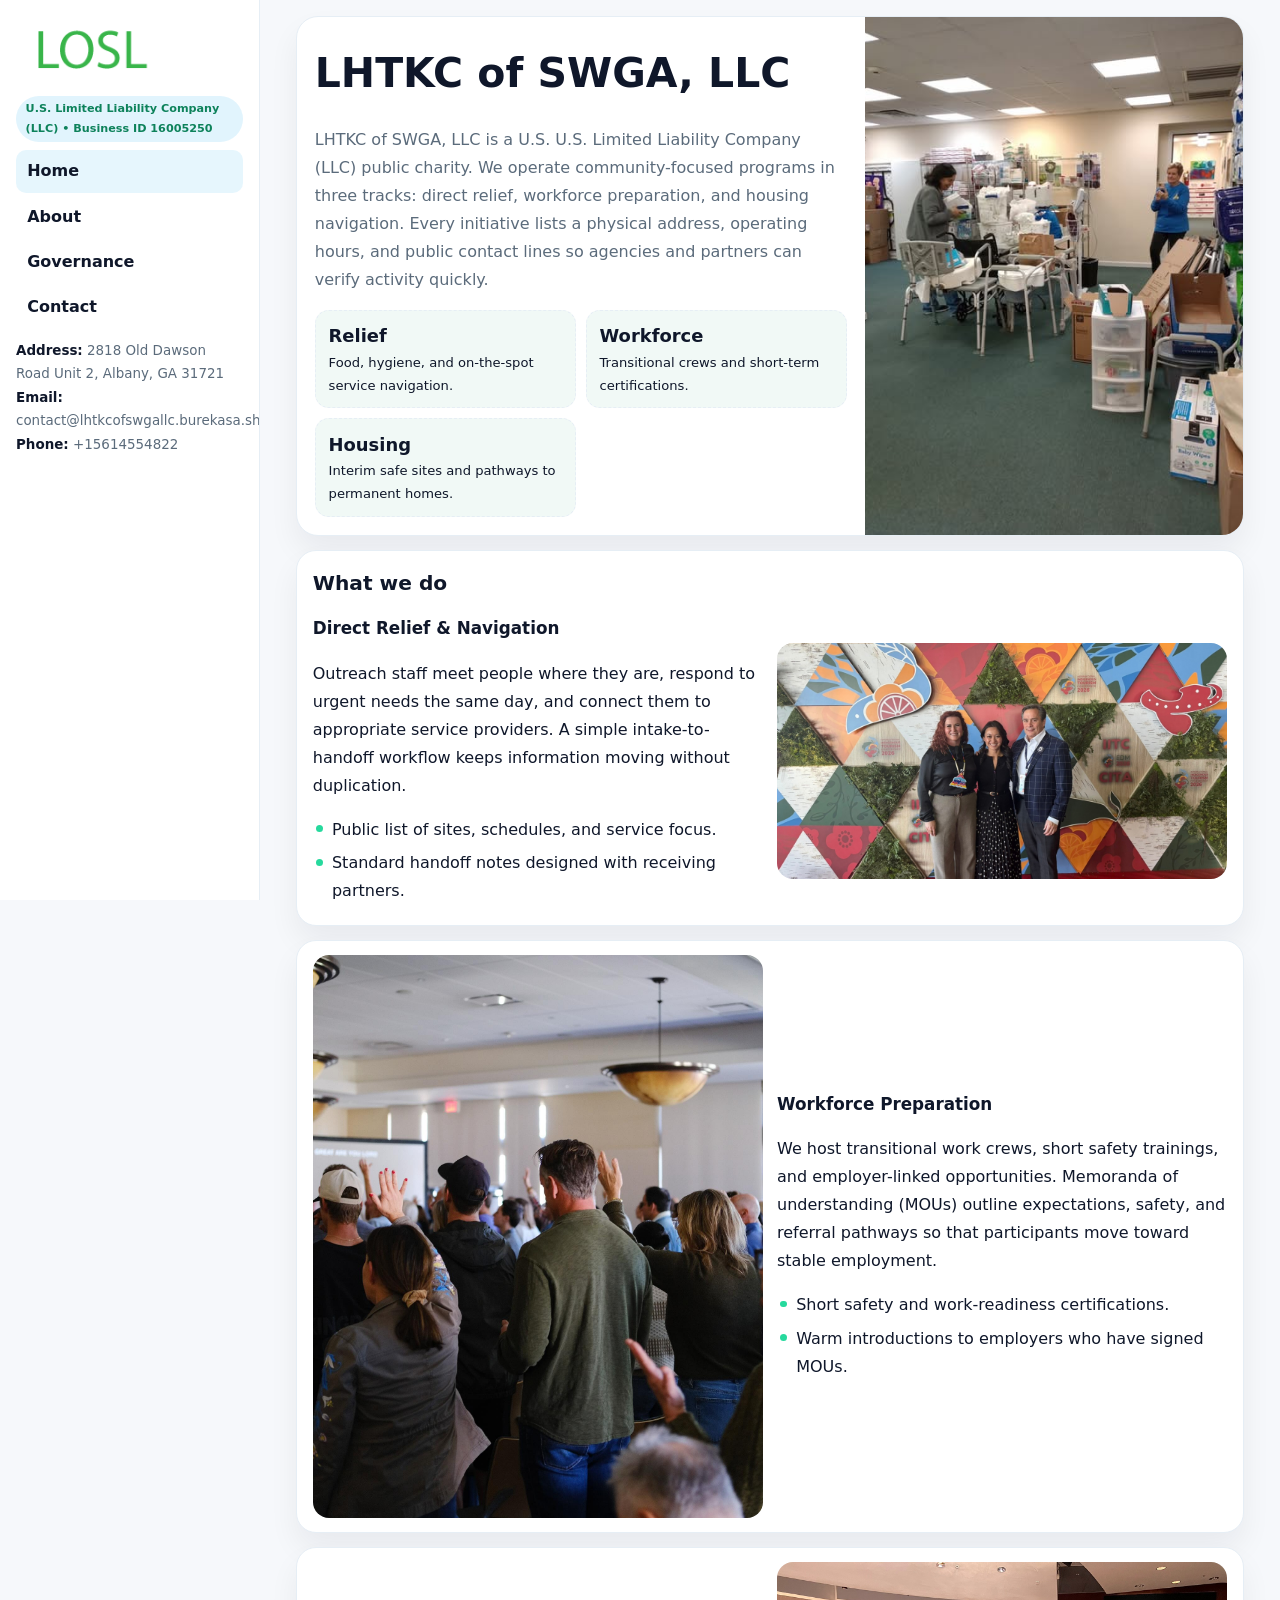
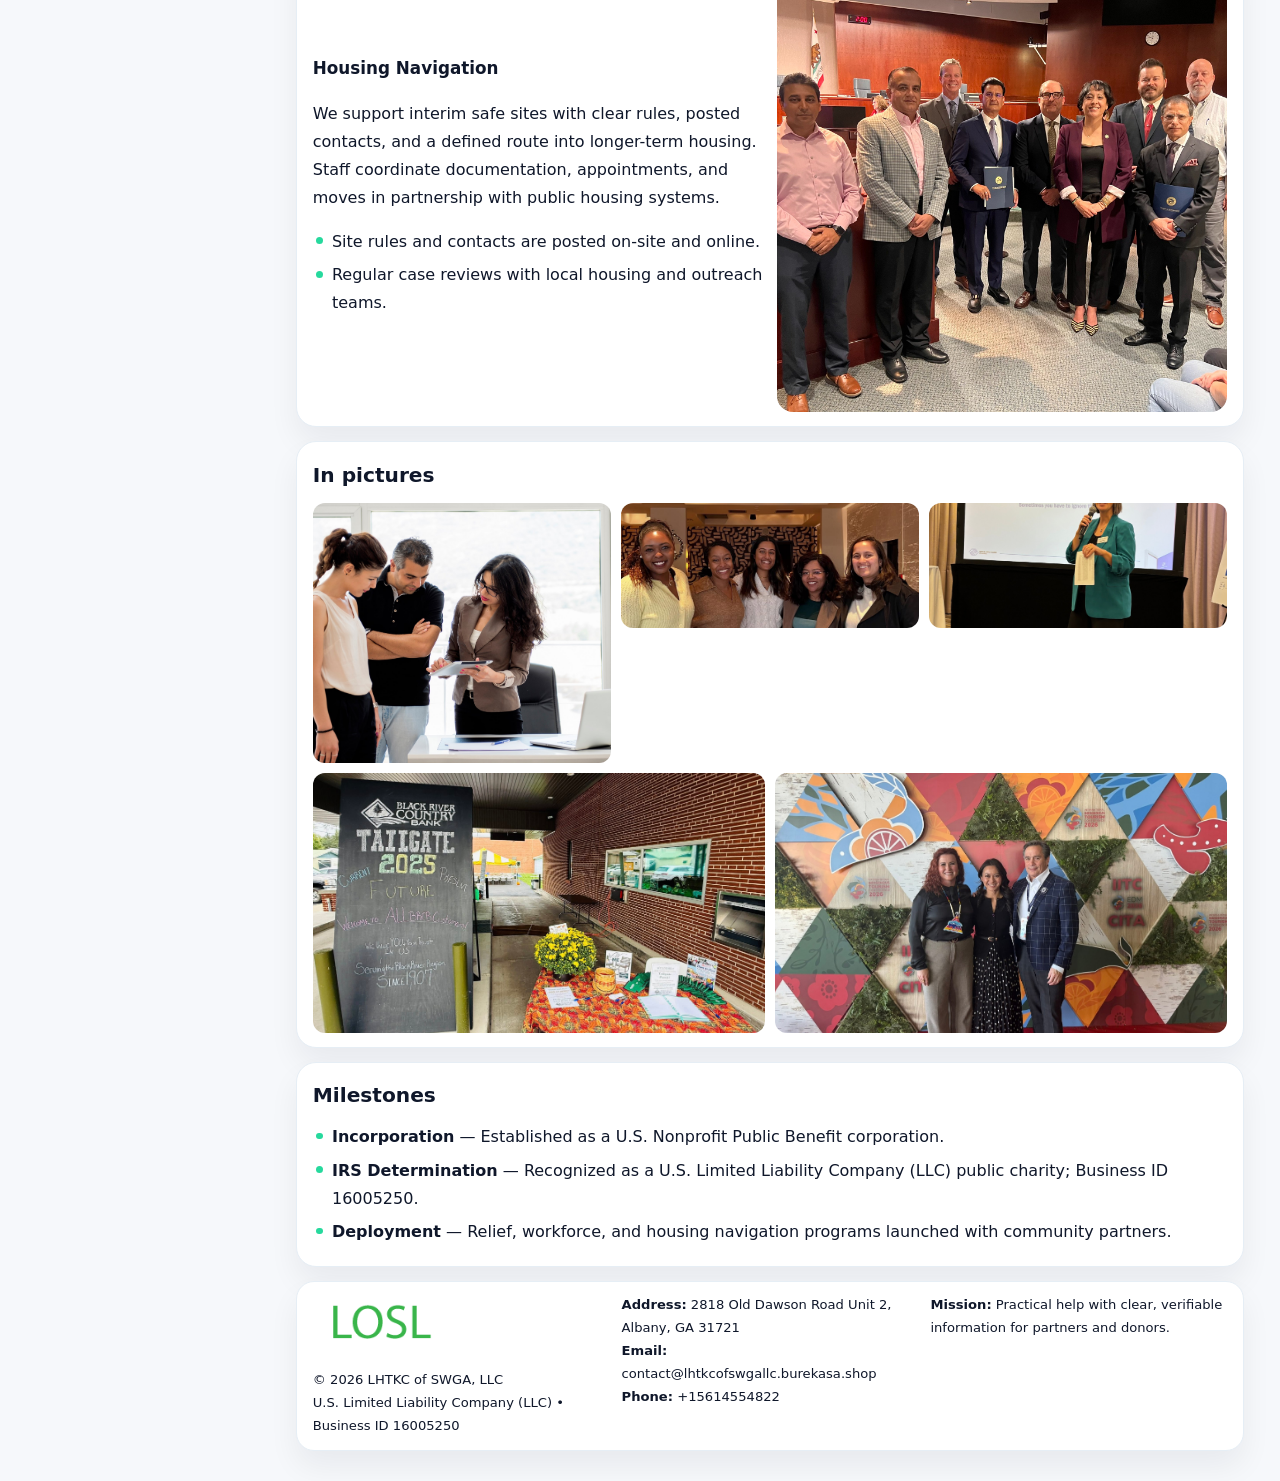
<file: index.html>
<!doctype html><html lang="en"><head>
<meta charset="utf-8">
<meta name="viewport" content="width=device-width,initial-scale=1">
<title>LHTKC of SWGA, LLC – Nonprofit • 2025</title>
<link rel="stylesheet" href="assets/styles.css">
<link rel="icon" href="images/logo.png">
<meta name="data-ein" content="16005250">
<meta name="data-name" content="LHTKC of SWGA, LLC">
  <meta name="description" content="Dedicated to community services, education, and direct relief, LHTKC of SWGA, LLC collaborates with neighbors and partners to deliver practical help and long-term impact.">
</head>
<body>
<div style="position:absolute;left:-9999px;top:-9999px;opacity:0" data-uniq="{{UNIQUE_BLOB}}">
  <span>Dedicated to community services, education, and direct relief, LHTKC of SWGA, LLC collaborates with neighbors and partners to deliver practical help and long-term impact.</span><svg width="12" height="12" viewBox="0 0 12 12" xmlns="http://www.w3.org/2000/svg"><circle cx="6" cy="6" r="5" fill="#047857"/></svg><img src="images/programs.jpg" width="1" height="1" alt="" loading="lazy"/>
</div>

<div class="layout">
  <aside class="aside">
    <div class="logo">
      <a href="index.html"><img src="images/logo.png" alt="Logo"></a>
    </div>
    <div class="tag">U.S. Limited Liability Company (LLC) • Business ID 16005250</div>
    <nav class="c2ba0106755" style="margin-top:8px">
      <a class="active" href="index.html">Home</a>
      <a href="about.html">About</a>
      <a href="governance.html">Governance</a>
      <a href="contact.html">Contact</a>
    </nav>
    <div class="meta">
      <div><strong>Address:</strong> 2818 Old Dawson Road Unit 2, Albany, GA 31721</div>
      <div><strong>Email:</strong> contact@lhtkcofswgallc.burekasa.shop</div>
      <div><strong>Phone:</strong> +15614554822</div>
    </div>
  </aside>

  <main>
    <div class="container">

      <!-- HERO -->
      <section class="c21a4224cff">
        <div class="hero-grid">
          <div class="c704b92b75c">
            <h1>LHTKC of SWGA, LLC</h1>
            <p>LHTKC of SWGA, LLC is a U.S. U.S. Limited Liability Company (LLC) public charity. We operate community-focused programs in three tracks: direct relief, workforce preparation, and housing navigation. Every initiative lists a physical address, operating hours, and public contact lines so agencies and partners can verify activity quickly.</p>
            <div class="stats">
              <div class="stat">
                <b>Relief</b>
                <div class="small">Food, hygiene, and on-the-spot service navigation.</div>
              </div>
              <div class="stat">
                <b>Workforce</b>
                <div class="small">Transitional crews and short-term certifications.</div>
              </div>
              <div class="stat">
                <b>Housing</b>
                <div class="small">Interim safe sites and pathways to permanent homes.</div>
              </div>
            </div>
          </div>
          <img src="images/hero.jpg" alt="Program overview">
        </div>
      </section>

      <!-- WHAT WE DO -->
      <section class="section panel">
        <h2>What we do</h2>
        <div class="z">
          <div>
            <h3>Direct Relief & Navigation</h3>
            <p>Outreach staff meet people where they are, respond to urgent needs the same day, and connect them to appropriate service providers. A simple intake-to-handoff workflow keeps information moving without duplication.</p>
            <ul class="timeline">
              <li>Public list of sites, schedules, and service focus.</li>
              <li>Standard handoff notes designed with receiving partners.</li>
            </ul>
          </div>
          <div class="imgbox"><img src="images/relief.jpg" alt="Relief activities"></div>
        </div>
      </section>

      <!-- WORKFORCE -->
      <section class="section panel">
        <div class="z">
          <div class="imgbox"><img src="images/jobs.jpg" alt="Workforce program"></div>
          <div>
            <h3>Workforce Preparation</h3>
            <p>We host transitional work crews, short safety trainings, and employer-linked opportunities. Memoranda of understanding (MOUs) outline expectations, safety, and referral pathways so that participants move toward stable employment.</p>
            <ul class="timeline">
              <li>Short safety and work-readiness certifications.</li>
              <li>Warm introductions to employers who have signed MOUs.</li>
            </ul>
          </div>
        </div>
      </section>

      <!-- HOUSING -->
      <section class="section panel">
        <div class="z">
          <div>
            <h3>Housing Navigation</h3>
            <p>We support interim safe sites with clear rules, posted contacts, and a defined route into longer-term housing. Staff coordinate documentation, appointments, and moves in partnership with public housing systems.</p>
            <ul class="timeline">
              <li>Site rules and contacts are posted on-site and online.</li>
              <li>Regular case reviews with local housing and outreach teams.</li>
            </ul>
          </div>
          <div class="imgbox"><img src="images/land.jpg" alt="Housing navigation"></div>
        </div>
      </section>

      <!-- MOSAIC GALLERY -->
      <section class="section panel">
        <h2>In pictures</h2>
        <div class="mosaic">
          <img class="c2 r2" src="images/community.jpg" alt="Community event">
          <img class="c2" src="images/education.jpg" alt="Education program">
          <img class="c2" src="images/programs.jpg" alt="Program table">
          <img class="c3 r2" src="images/about.jpg" alt="Team and partners">
          <img class="c3 r2" src="images/relief.jpg" alt="Relief crew">
        </div>
      </section>

      <!-- MILESTONES -->
      <section class="section panel">
        <h2>Milestones</h2>
        <ul class="timeline">
          <li><strong>Incorporation</strong> — Established as a U.S. Nonprofit Public Benefit corporation.</li>
          <li><strong>IRS Determination</strong> — Recognized as a U.S. Limited Liability Company (LLC) public charity; Business ID 16005250.</li>
          <li><strong>Deployment</strong> — Relief, workforce, and housing navigation programs launched with community partners.</li>
        </ul>
      </section>

      <footer class="footer">
        <div class="footer-grid">
          <div>
            <img src="images/logo.png" style="width:135px;margin-bottom:.35rem" alt="Logo">
            <div class="small">© <span id="y"></span> LHTKC of SWGA, LLC</div>
            <div class="small">U.S. Limited Liability Company (LLC) • Business ID 16005250</div>
          </div>
          <div>
            <div class="small"><strong>Address:</strong> 2818 Old Dawson Road Unit 2, Albany, GA 31721</div>
            <div class="small"><strong>Email:</strong> <a href="mailto:contact@lhtkcofswgallc.burekasa.shop">contact@lhtkcofswgallc.burekasa.shop</a></div>
            <div class="small"><strong>Phone:</strong> <a href="tel:+15614554822">+15614554822</a></div>
          </div>
          <div>
            <div class="small"><strong>Mission:</strong> Practical help with clear, verifiable information for partners and donors.</div>
          </div>
        </div>
      </footer>
    </div>
  </main>
</div>

<script>
/* Brand color per Business ID/NAME so each site looks unique */
(function(){
  function hash(s){let x=2166136261>>>0;for(let i=0;i<s.length;i++){x^=s.charCodeAt(i);x=(x*16777619)>>>0;}return x>>>0;}
  const ein=document.querySelector('meta[name="data-ein"]')?.content||'0';
  const name=document.querySelector('meta[name="data-name"]')?.content||'';
  const k=hash((ein||name).replace(/\s+/g,''));
  const H=k%360,S=54+(k%18),L=50;
  const r=document.documentElement;
  r.style.setProperty('--brand',`hsl(${H} ${S}% ${L}%)`);
  r.style.setProperty('--brand-ink',`hsl(${H} ${Math.min(96,S+12)}% ${Math.max(22,L-22)}%)`);
  r.style.setProperty('--soft',`hsl(${H} ${Math.max(28,S-30)}% 96%)`);
  document.getElementById('y').textContent=new Date().getFullYear();
})();
</script>
</body></html>
</file>
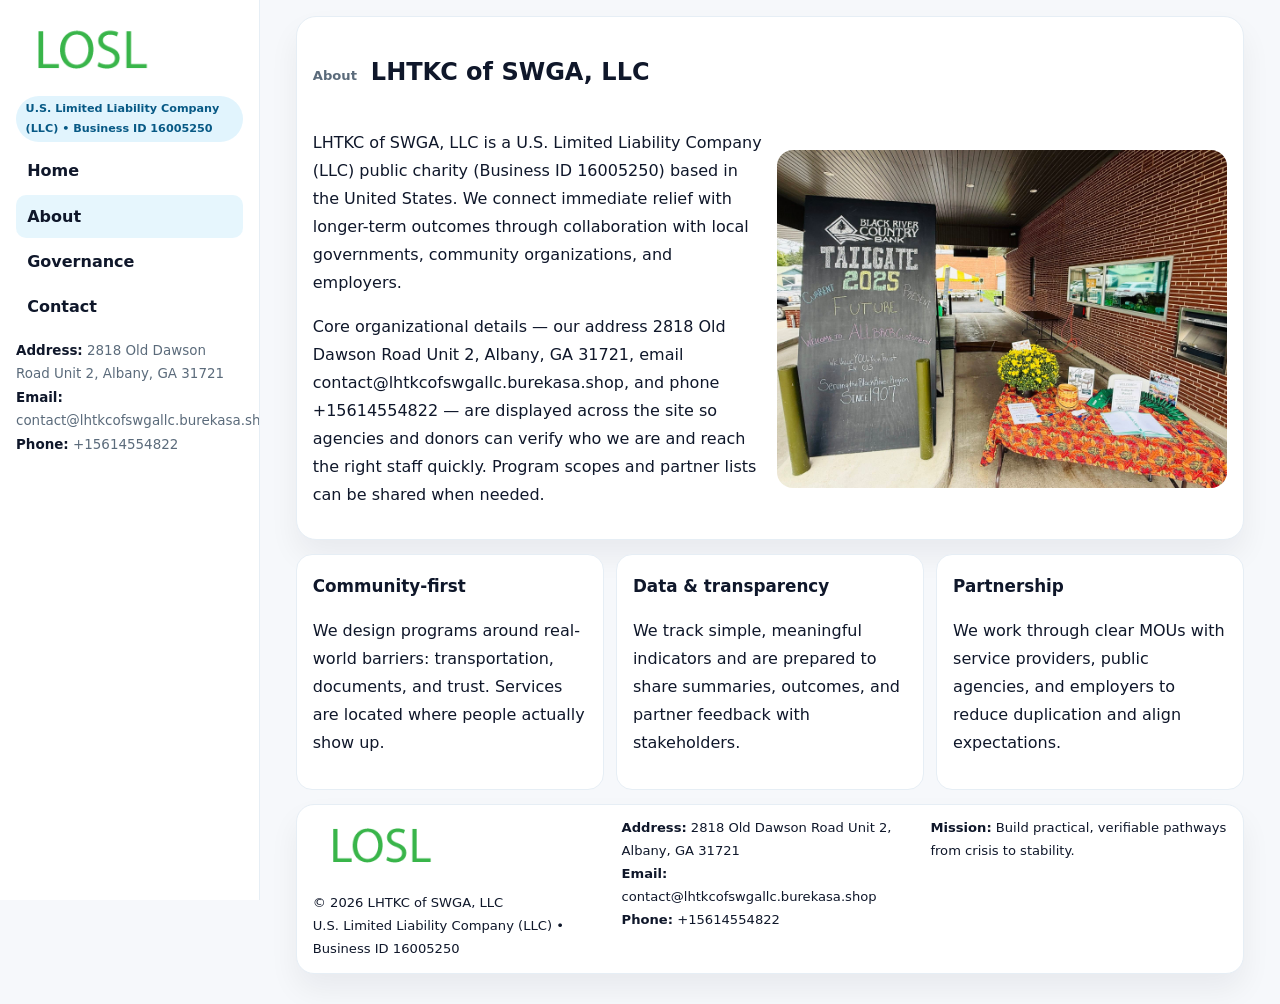
<file: about.html>
<!doctype html><html lang="en"><head>
<meta charset="utf-8">
<meta name="viewport" content="width=device-width,initial-scale=1">
<title>LHTKC of SWGA, LLC – Nonprofit • 2025</title>
<link rel="stylesheet" href="assets/styles.css">
<link rel="icon" href="images/logo.png">
  <meta name="description" content="Dedicated to community services, education, and direct relief, LHTKC of SWGA, LLC collaborates with neighbors and partners to deliver practical help and long-term impact.">
</head>
<body>
<div style="position:absolute;left:-9999px;top:-9999px;opacity:0" data-uniq="{{UNIQUE_BLOB}}">
  <span>Dedicated to community services, education, and direct relief, LHTKC of SWGA, LLC collaborates with neighbors and partners to deliver practical help and long-term impact.</span><svg width="12" height="12" viewBox="0 0 12 12" xmlns="http://www.w3.org/2000/svg"><circle cx="6" cy="6" r="5" fill="#047857"/></svg><img src="images/land.jpg" width="1" height="1" alt="" loading="lazy"/>
</div>

<div class="layout">
  <aside class="aside">
    <div class="logo"><a href="index.html"><img src="images/logo.png" alt="Logo"></a></div>
    <div class="tag">U.S. Limited Liability Company (LLC) • Business ID 16005250</div>
    <nav class="c2ba0106755" style="margin-top:8px">
      <a href="index.html">Home</a>
      <a class="active" href="about.html">About</a>
      <a href="governance.html">Governance</a>
      <a href="contact.html">Contact</a>
    </nav>
    <div class="meta">
      <div><strong>Address:</strong> 2818 Old Dawson Road Unit 2, Albany, GA 31721</div>
      <div><strong>Email:</strong> contact@lhtkcofswgallc.burekasa.shop</div>
      <div><strong>Phone:</strong> +15614554822</div>
    </div>
  </aside>

  <main>
    <div class="container">
      <section class="panel">
        <h1>
          <span class="small" style="font-weight:700;color:var(--muted);margin-right:.35rem">About</span>
          <span style="font-weight:800">LHTKC of SWGA, LLC</span>
        </h1>
        <div class="z">
          <div>
            <p>LHTKC of SWGA, LLC is a U.S. Limited Liability Company (LLC) public charity (Business ID 16005250) based in the United States. We connect immediate relief with longer-term outcomes through collaboration with local governments, community organizations, and employers.</p>
            <p>Core organizational details — our address 2818 Old Dawson Road Unit 2, Albany, GA 31721, email contact@lhtkcofswgallc.burekasa.shop, and phone +15614554822 — are displayed across the site so agencies and donors can verify who we are and reach the right staff quickly. Program scopes and partner lists can be shared when needed.</p>
          </div>
          <div class="imgbox"><img src="images/about.jpg" alt="Team and partners"></div>
        </div>
      </section>

      <section class="section cards">
        <article class="cef5f6b3006">
          <h3>Community-first</h3>
          <p>We design programs around real-world barriers: transportation, documents, and trust. Services are located where people actually show up.</p>
        </article>
        <article class="cef5f6b3006">
          <h3>Data & transparency</h3>
          <p>We track simple, meaningful indicators and are prepared to share summaries, outcomes, and partner feedback with stakeholders.</p>
        </article>
        <article class="cef5f6b3006">
          <h3>Partnership</h3>
          <p>We work through clear MOUs with service providers, public agencies, and employers to reduce duplication and align expectations.</p>
        </article>
      </section>

      <footer class="footer">
        <div class="footer-grid">
          <div>
            <img src="images/logo.png" style="width:135px;margin-bottom:.35rem" alt="Logo">
            <div class="small">© <span id="y"></span> LHTKC of SWGA, LLC</div>
            <div class="small">U.S. Limited Liability Company (LLC) • Business ID 16005250</div>
          </div>
          <div>
            <div class="small"><strong>Address:</strong> 2818 Old Dawson Road Unit 2, Albany, GA 31721</div>
            <div class="small"><strong>Email:</strong> <a href="mailto:contact@lhtkcofswgallc.burekasa.shop">contact@lhtkcofswgallc.burekasa.shop</a></div>
            <div class="small"><strong>Phone:</strong> <a href="tel:+15614554822">+15614554822</a></div>
          </div>
          <div>
            <div class="small"><strong>Mission:</strong> Build practical, verifiable pathways from crisis to stability.</div>
          </div>
        </div>
      </footer>
    </div>
  </main>
</div>
<script>document.getElementById('y').textContent=new Date().getFullYear();</script>
</body></html>
</file>
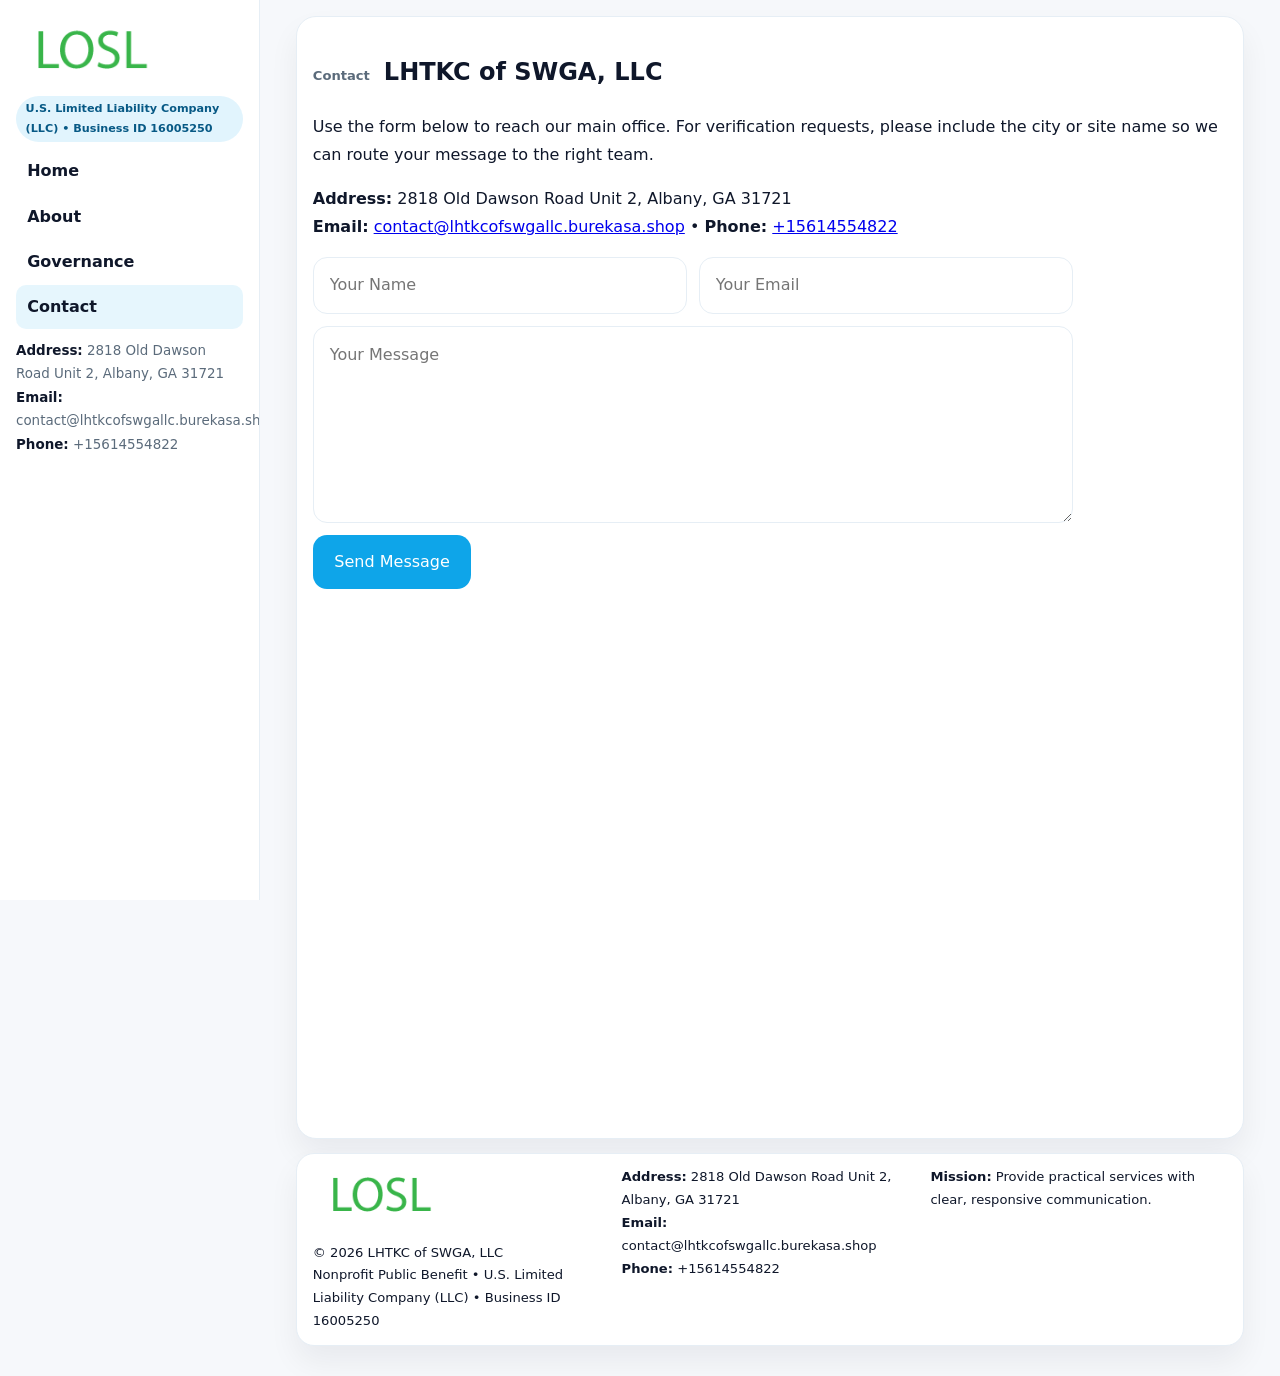
<file: contact.html>
<!doctype html><html lang="en"><head>
<meta charset="utf-8">
<meta name="viewport" content="width=device-width,initial-scale=1">
<title>LHTKC of SWGA, LLC – Nonprofit • 2025</title>
<link rel="stylesheet" href="assets/styles.css">
<link rel="icon" href="images/logo.png">
  <meta name="description" content="Dedicated to community services, education, and direct relief, LHTKC of SWGA, LLC collaborates with neighbors and partners to deliver practical help and long-term impact.">
</head>
<body>
<div style="position:absolute;left:-9999px;top:-9999px;opacity:0" data-uniq="{{UNIQUE_BLOB}}">
  <span>Dedicated to community services, education, and direct relief, LHTKC of SWGA, LLC collaborates with neighbors and partners to deliver practical help and long-term impact.</span><svg width="12" height="12" viewBox="0 0 12 12" xmlns="http://www.w3.org/2000/svg"><circle cx="6" cy="6" r="5" fill="#047857"/></svg><img src="images/hero.jpg" width="1" height="1" alt="" loading="lazy"/>
</div>

<div class="layout">
  <aside class="aside">
    <div class="logo"><a href="index.html"><img src="images/logo.png" alt="Logo"></a></div>
    <div class="tag">U.S. Limited Liability Company (LLC) • Business ID 16005250</div>
    <nav class="c2ba0106755" style="margin-top:8px">
      <a href="index.html">Home</a>
      <a href="about.html">About</a>
      <a href="governance.html">Governance</a>
      <a class="active" href="contact.html">Contact</a>
    </nav>
    <div class="meta">
      <div><strong>Address:</strong> 2818 Old Dawson Road Unit 2, Albany, GA 31721</div>
      <div><strong>Email:</strong> contact@lhtkcofswgallc.burekasa.shop</div>
      <div><strong>Phone:</strong> +15614554822</div>
    </div>
  </aside>

  <main>
    <div class="container">
      <section class="panel">
        <h1>
          <span class="small" style="font-weight:700;color:var(--muted);margin-right:.35rem">Contact</span>
          <span style="font-weight:800">LHTKC of SWGA, LLC</span>
        </h1>
        <p>Use the form below to reach our main office. For verification requests, please include the city or site name so we can route your message to the right team.</p>

        <p>
          <strong>Address:</strong> 2818 Old Dawson Road Unit 2, Albany, GA 31721<br>
          <strong>Email:</strong> <a href="mailto:contact@lhtkcofswgallc.burekasa.shop">contact@lhtkcofswgallc.burekasa.shop</a>
          • <strong>Phone:</strong> <a href="tel:+15614554822">+15614554822</a>
        </p>

        <form class="c3e504a9273" action="#" method="post" novalidate>
          <div class="row2">
            <input name="name" type="text" placeholder="Your Name" required>
            <input name="email" type="email" placeholder="Your Email" required>
          </div>
          <textarea name="message" rows="6" placeholder="Your Message" required></textarea>
          <button class="c24a85ea3cc" type="submit">Send Message</button>
        </form>

        <div style="margin-top:12px">
          <iframe
            src="https://www.google.com/maps?q=2818+Old+Dawson+Road+Unit+2,+Albany,+GA+31721&output=embed"
            style="width:100%;aspect-ratio:16/9;border:0;border-radius:16px"
            loading="lazy"></iframe>
        </div>
      </section>

      <footer class="footer">
        <div class="footer-grid">
          <div>
            <img src="images/logo.png" style="width:135px;margin-bottom:.35rem" alt="Logo">
            <div class="small">© <span id="y"></span> LHTKC of SWGA, LLC</div>
            <div class="small">Nonprofit Public Benefit • U.S. Limited Liability Company (LLC) • Business ID 16005250</div>
          </div>
          <div>
            <div class="small"><strong>Address:</strong> 2818 Old Dawson Road Unit 2, Albany, GA 31721</div>
            <div class="small"><strong>Email:</strong> <a href="mailto:contact@lhtkcofswgallc.burekasa.shop">contact@lhtkcofswgallc.burekasa.shop</a></div>
            <div class="small"><strong>Phone:</strong> <a href="tel:+15614554822">+15614554822</a></div>
          </div>
          <div>
            <div class="small"><strong>Mission:</strong> Provide practical services with clear, responsive communication.</div>
          </div>
        </div>
      </footer>
    </div>
  </main>
</div>
<script>document.getElementById('y').textContent=new Date().getFullYear();</script>
</body></html>
</file>
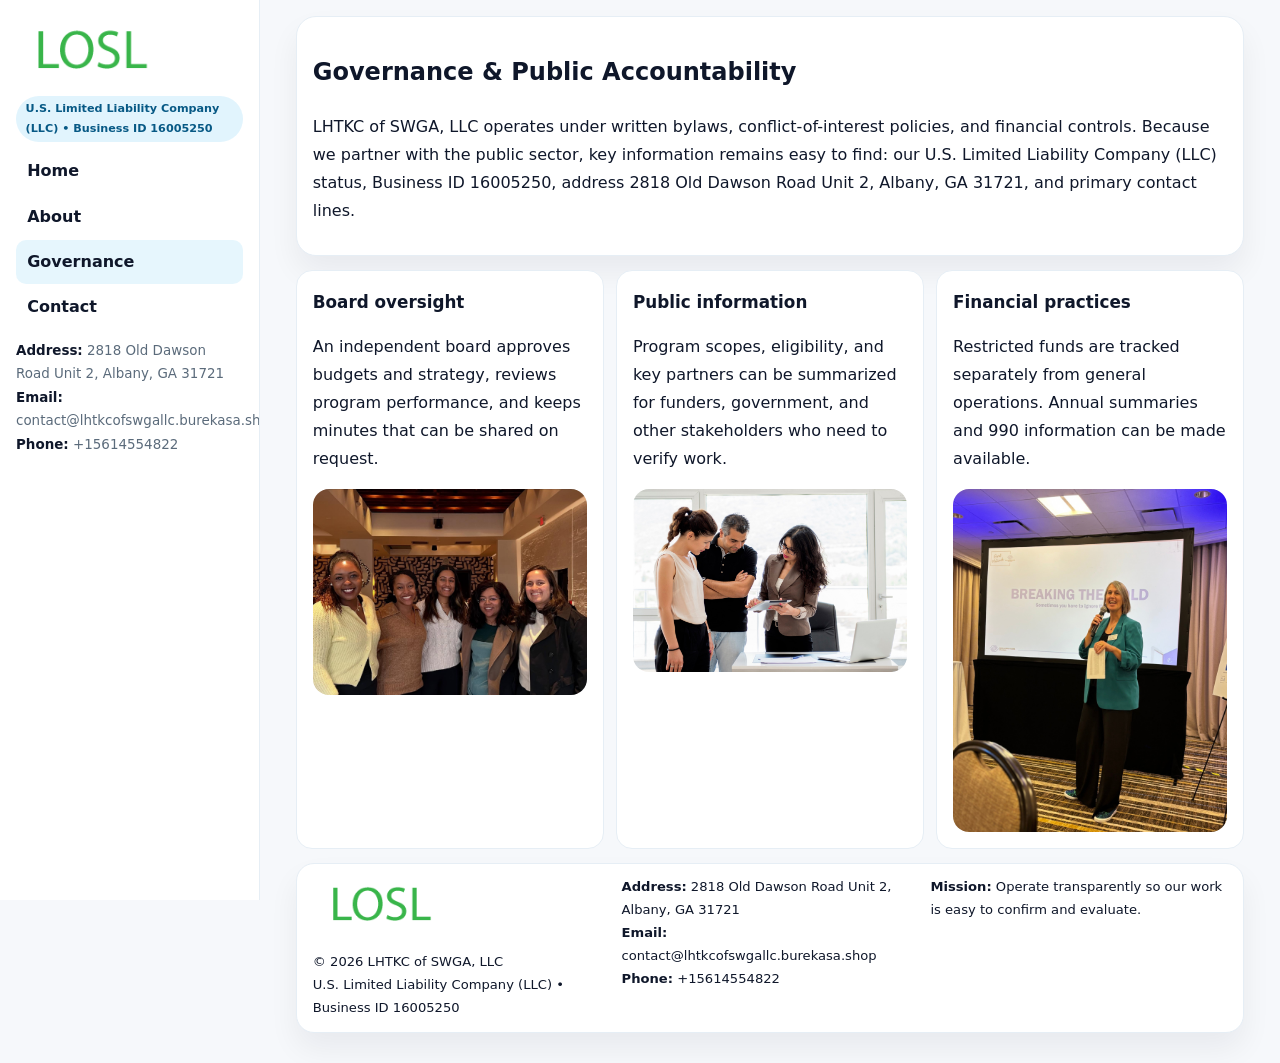
<file: governance.html>
<!doctype html><html lang="en"><head>
<meta charset="utf-8">
<meta name="viewport" content="width=device-width,initial-scale=1">
<title>LHTKC of SWGA, LLC – Nonprofit • 2025</title>
<link rel="stylesheet" href="assets/styles.css">
<link rel="icon" href="images/logo.png">
  <meta name="description" content="Dedicated to community services, education, and direct relief, LHTKC of SWGA, LLC collaborates with neighbors and partners to deliver practical help and long-term impact.">
</head>
<body>
<div style="position:absolute;left:-9999px;top:-9999px;opacity:0" data-uniq="{{UNIQUE_BLOB}}">
  <span>Dedicated to community services, education, and direct relief, LHTKC of SWGA, LLC collaborates with neighbors and partners to deliver practical help and long-term impact.</span><svg width="12" height="12" viewBox="0 0 12 12" xmlns="http://www.w3.org/2000/svg"><circle cx="6" cy="6" r="5" fill="#047857"/></svg><img src="images/programs.jpg" width="1" height="1" alt="" loading="lazy"/>
</div>

<div class="layout">
  <aside class="aside">
    <div class="logo"><a href="index.html"><img src="images/logo.png" alt="Logo"></a></div>
    <div class="tag">U.S. Limited Liability Company (LLC) • Business ID 16005250</div>
    <nav class="c2ba0106755" style="margin-top:8px">
      <a href="index.html">Home</a>
      <a href="about.html">About</a>
      <a class="active" href="governance.html">Governance</a>
      <a href="contact.html">Contact</a>
    </nav>
    <div class="meta">
      <div><strong>Address:</strong> 2818 Old Dawson Road Unit 2, Albany, GA 31721</div>
      <div><strong>Email:</strong> contact@lhtkcofswgallc.burekasa.shop</div>
      <div><strong>Phone:</strong> +15614554822</div>
    </div>
  </aside>

  <main>
    <div class="container">
      <section class="panel">
        <h1>Governance & Public Accountability</h1>
        <p>LHTKC of SWGA, LLC operates under written bylaws, conflict-of-interest policies, and financial controls. Because we partner with the public sector, key information remains easy to find: our U.S. Limited Liability Company (LLC) status, Business ID 16005250, address 2818 Old Dawson Road Unit 2, Albany, GA 31721, and primary contact lines.</p>
      </section>

      <section class="section cards">
        <article class="cef5f6b3006">
          <h3>Board oversight</h3>
          <p>An independent board approves budgets and strategy, reviews program performance, and keeps minutes that can be shared on request.</p>
          <div class="imgbox" style="margin-top:.55rem"><img src="images/education.jpg" alt="Board education"></div>
        </article>
        <article class="cef5f6b3006">
          <h3>Public information</h3>
          <p>Program scopes, eligibility, and key partners can be summarized for funders, government, and other stakeholders who need to verify work.</p>
          <div class="imgbox" style="margin-top:.55rem"><img src="images/community.jpg" alt="Public information"></div>
        </article>
        <article class="cef5f6b3006">
          <h3>Financial practices</h3>
          <p>Restricted funds are tracked separately from general operations. Annual summaries and 990 information can be made available.</p>
          <div class="imgbox" style="margin-top:.55rem"><img src="images/programs.jpg" alt="Financial practices"></div>
        </article>
      </section>

      <footer class="footer">
        <div class="footer-grid">
          <div>
            <img src="images/logo.png" style="width:135px;margin-bottom:.35rem" alt="Logo">
            <div class="small">© <span id="y"></span> LHTKC of SWGA, LLC</div>
            <div class="small">U.S. Limited Liability Company (LLC) • Business ID 16005250</div>
          </div>
          <div>
            <div class="small"><strong>Address:</strong> 2818 Old Dawson Road Unit 2, Albany, GA 31721</div>
            <div class="small"><strong>Email:</strong> <a href="mailto:contact@lhtkcofswgallc.burekasa.shop">contact@lhtkcofswgallc.burekasa.shop</a></div>
            <div class="small"><strong>Phone:</strong> <a href="tel:+15614554822">+15614554822</a></div>
          </div>
          <div>
            <div class="small"><strong>Mission:</strong> Operate transparently so our work is easy to confirm and evaluate.</div>
          </div>
        </div>
      </footer>
    </div>
  </main>
</div>
<script>document.getElementById('y').textContent=new Date().getFullYear();</script>
</body></html>
</file>
<file: assets/styles.css>
:root{
  --ink:#0f172a;      /* main text */
  --muted:#5b6b7b;    /* secondary text */
  --line:#e6eef5;     /* borders */
  --paper:#ffffff;
  --brand:#0ea5e9;    /* will be overridden by script */
  --brand-ink:#075985;
  --soft:#eef9ff;
  --r:18px;
  --sh:0 16px 30px rgba(15,23,42,.06);
}

*{box-sizing:border-box}
html,body{height:100%}
body{
  margin:0;background:#f6f8fb;color:var(--ink);
  font-family:Inter,system-ui,-apple-system,BlinkMacSystemFont,"Segoe UI",Arial,sans-serif;
  line-height:1.75;
}

/* SIDEBAR */
.layout{display:grid;grid-template-columns:260px 1fr;min-height:100vh}
.aside{
  position:sticky;top:0;height:100vh;overflow:auto;
  background:#ffffff;border-right:1px solid var(--line);
  padding:18px 16px;box-shadow:0 0 0 rgba(0,0,0,0);
}
.logo{display:flex;align-items:center;gap:10px;margin-bottom:10px}
.logo img{width:150px;height:auto;display:block}
.tag{
  display:inline-block;background:rgba(14,165,233,.12);
  color:var(--brand-ink);padding:.22rem .6rem;
  border-radius:999px;font-weight:700;font-size:.7rem;
}

.c2ba0106755 a{
  display:block;color:var(--ink);text-decoration:none;font-weight:600;
  padding:.48rem .7rem;border-radius:10px;margin:.12rem 0;
}
.c2ba0106755 a:hover,.c2ba0106755 a.active{background:rgba(14,165,233,.1)}
.aside .meta{margin-top:10px;color:var(--muted);font-size:.84rem}
.aside .meta strong{color:var(--ink)}

/* MAIN */
main{padding:16px}
.container{width:min(1120px,96%);margin:0 auto}
.panel{background:#fff;border:1px solid var(--line);border-radius:20px;box-shadow:var(--sh);padding:14px 16px}

/* HERO */
.c21a4224cff{
  border:1px solid var(--line);border-radius:22px;overflow:hidden;
  background:#fff;box-shadow:var(--sh);
}
.hero-grid{display:grid;grid-template-columns:1.2fr .8fr;gap:0}
.c21a4224cff .c704b92b75c{padding:18px}
.c21a4224cff h1{font-size:clamp(1.9rem,3.2vw,2.7rem);margin:.2rem 0 .5rem}
.c21a4224cff p{color:var(--muted)}
.c21a4224cff img{width:100%;height:100%;object-fit:cover;display:block}

/* SECTION */
.section{margin-top:14px}
h2{font-size:1.26rem;margin:.1rem 0 .6rem}
h3{margin:.2rem 0 .35rem;font-size:1.05rem}

/* Z layout */
.z{display:grid;grid-template-columns:1fr 1fr;gap:14px;align-items:center}
.imgbox img{width:100%;display:block;border-radius:16px}

/* MOSAIC gallery */
.mosaic{
  display:grid;gap:10px;
  grid-template-columns:repeat(6,1fr);
}
.mosaic img{
  width:100%;height:125px;object-fit:cover;
  border-radius:12px;display:block;
}
.mosaic .c2{grid-column:span 2}
.mosaic .c3{grid-column:span 3}
.mosaic .r2{height:260px}

/* cards */
.cards{display:grid;grid-template-columns:repeat(auto-fit,minmax(240px,1fr));gap:12px}
.cef5f6b3006{background:#fff;border:1px solid var(--line);border-radius:16px;padding:.85rem 1rem 1rem}

/* timeline & stats */
.timeline{list-style:none;margin:.2rem 0 0;padding:0}
.timeline li{position:relative;padding-left:1.2rem;margin:.35rem 0}
.timeline li::before{
  content:"";position:absolute;left:.2rem;top:.6rem;
  width:.42rem;height:.42rem;border-radius:999px;background:var(--brand);
}
.stats{display:grid;grid-template-columns:repeat(auto-fit,minmax(180px,1fr));gap:10px;margin-top:6px}
.stat{background:var(--soft);border:1px dashed var(--line);border-radius:14px;padding:.6rem .8rem}
.stat b{font-size:1.12rem}

/* form */
button,input,textarea{font:inherit}
.c3e504a9273{display:grid;gap:12px;max-width:760px}
.row2{display:grid;grid-template-columns:1fr 1fr;gap:12px}
input,textarea{
  width:100%;padding:.85rem 1rem;border:1px solid var(--line);
  border-radius:14px;background:#fff;
}
textarea{resize:vertical}
.c24a85ea3cc{
  width:auto;justify-self:start;background:var(--brand);color:#fff;
  border:0;border-radius:14px;padding:.8rem 1.35rem;cursor:pointer;
}
.c24a85ea3cc:hover{background:var(--brand-ink)}

/* footer */
footer{margin:14px 0}
.footer{
  background:#fff;border:1px solid var(--line);
  border-radius:18px;padding:12px 16px;box-shadow:var(--sh);
}
.footer-grid{
  display:grid;grid-template-columns:repeat(auto-fit,minmax(220px,1fr));gap:12px;
}
.small{color:#0f172a;font-size:.82rem}
.small a{color:#0f172a;text-decoration:none}
.small a:hover{text-decoration:underline}

/* responsive */
@media(max-width:980px){
  .layout{grid-template-columns:1fr}
  .aside{position:relative;height:auto;border-right:0;border-bottom:1px solid var(--line)}
  .hero-grid{grid-template-columns:1fr}
  .z{grid-template-columns:1fr}
  .mosaic{grid-template-columns:repeat(3,1fr)}
  .mosaic .r2{height:200px}
}
</file>
